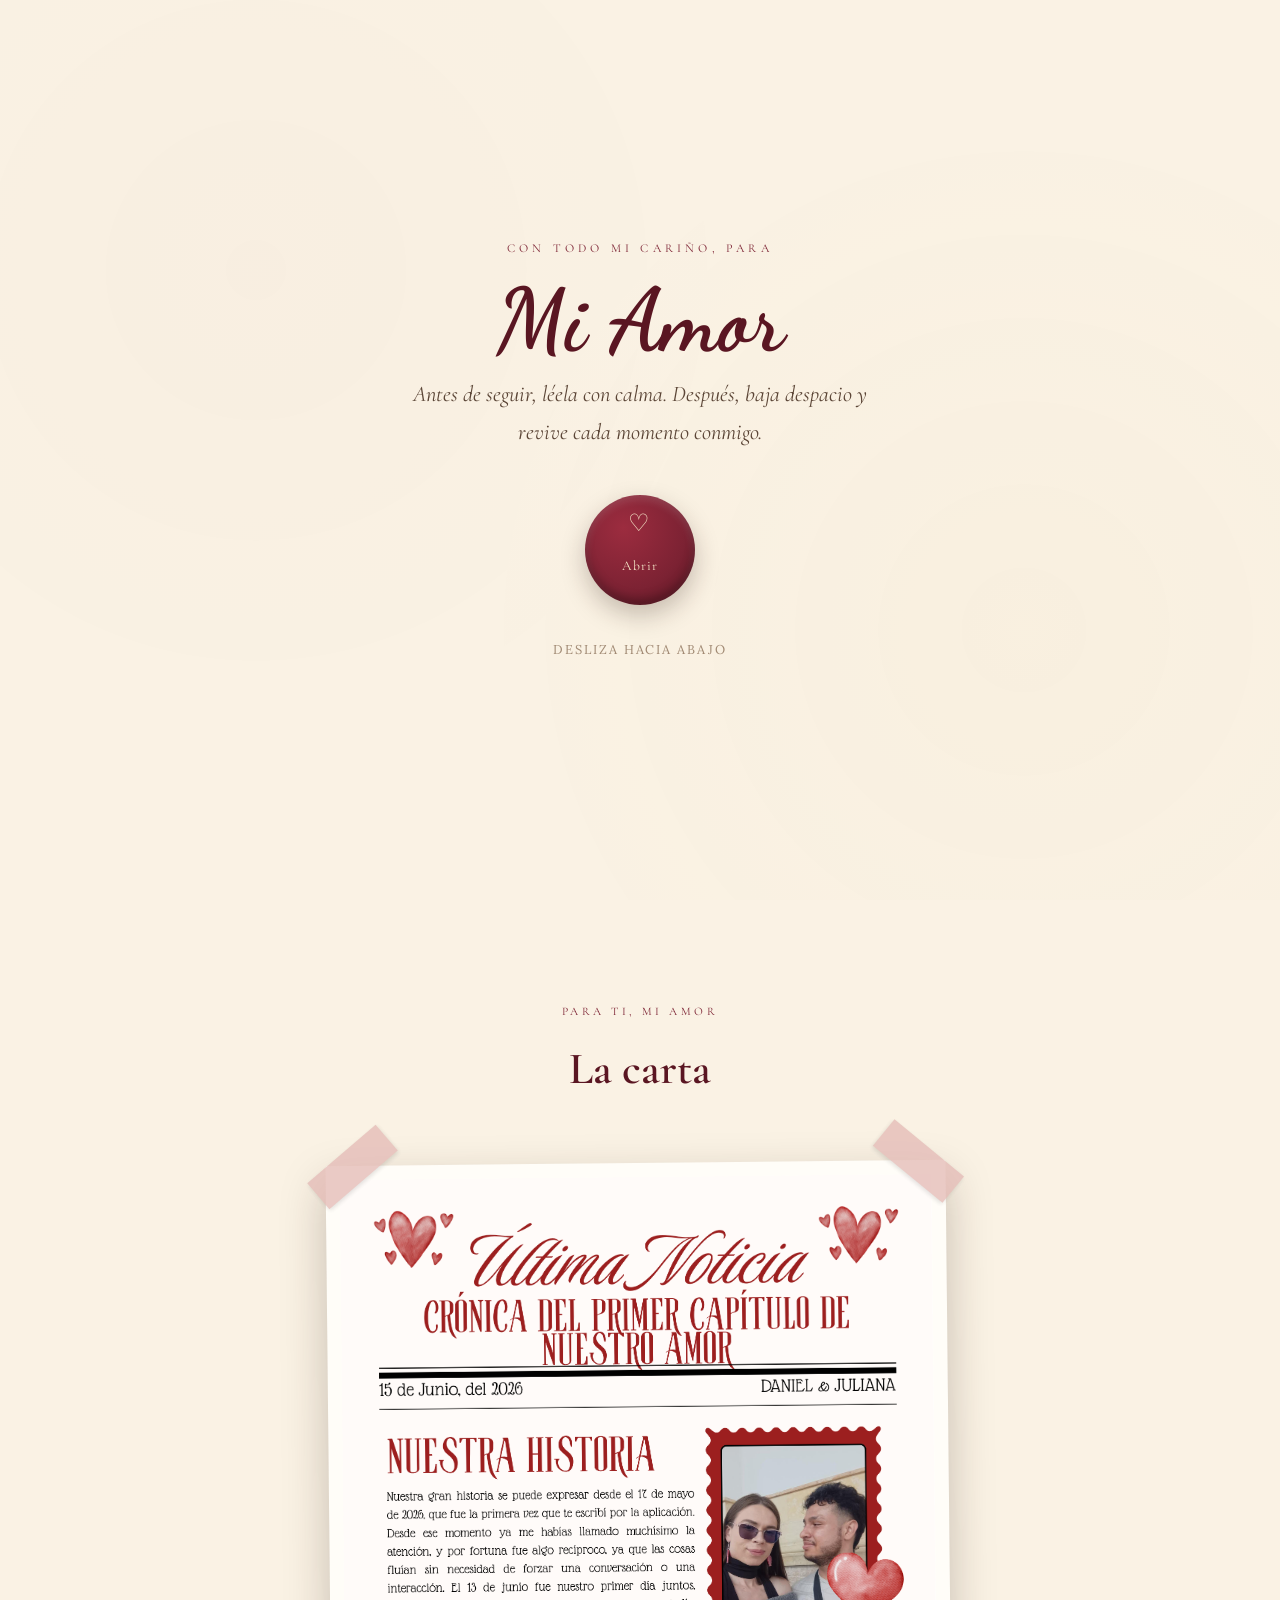
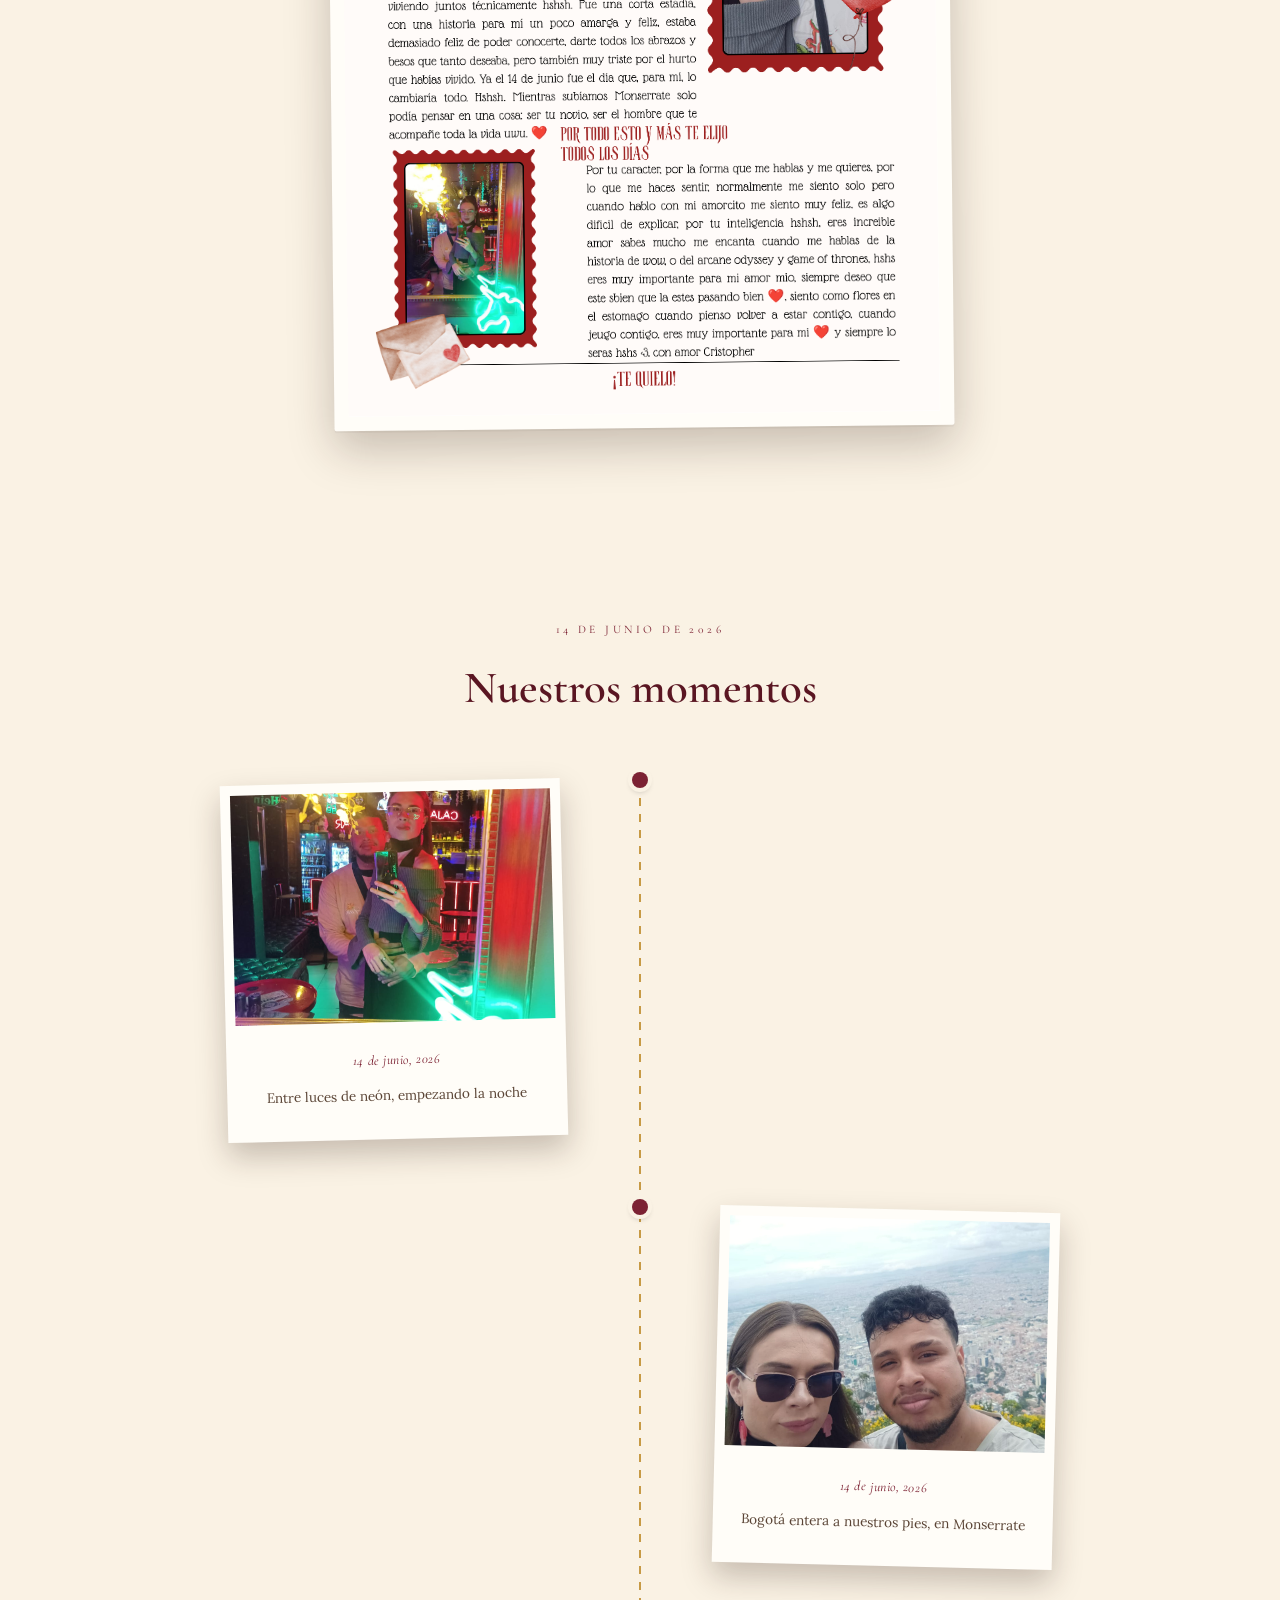
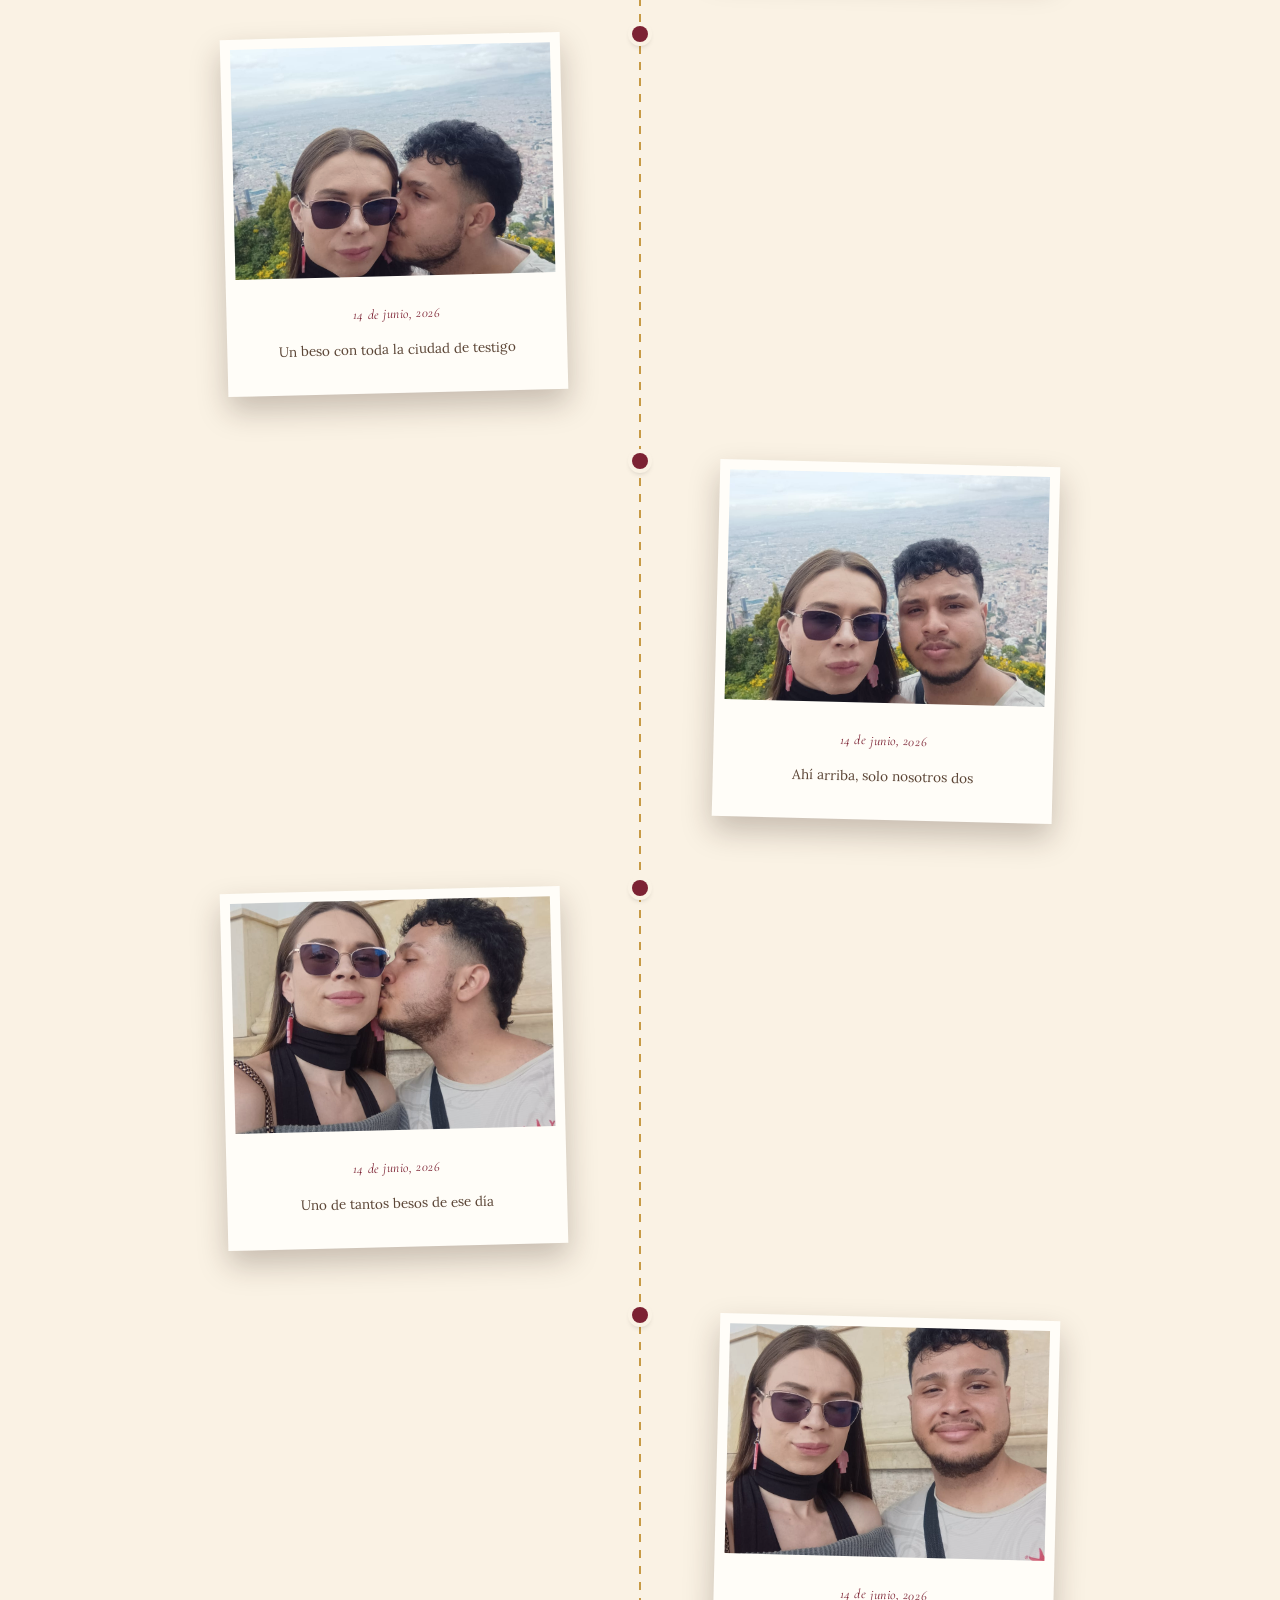
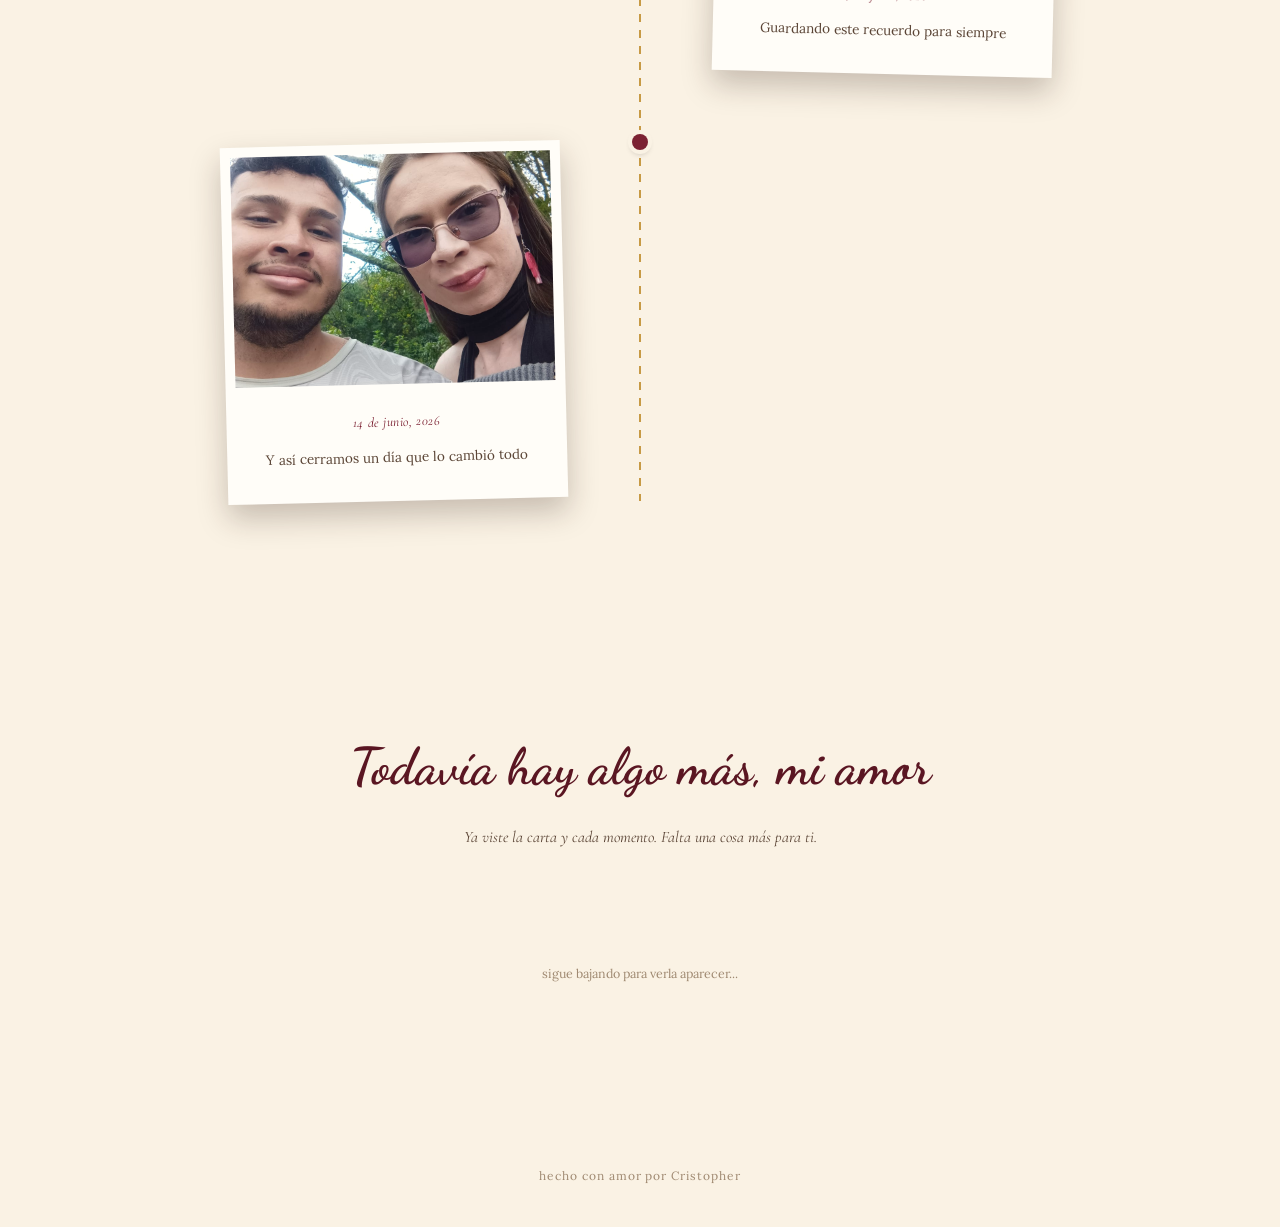
<file: index.html>
<!DOCTYPE html>
<html lang="es">
<head>
<meta charset="UTF-8">
<meta name="viewport" content="width=device-width, initial-scale=1.0">
<title>Para mi amor</title>
<meta name="description" content="Una carta y nuestros momentos, guardados para mi amor.">
<link rel="stylesheet" href="css/style.css">
</head>
<body>

  <header class="hero">
    <p class="hero__eyebrow">Con todo mi cariño, para</p>
    <h1 class="hero__title">Mi Amor</h1>
    <p class="hero__subtitle">Antes de seguir, léela con calma. Después, baja despacio y revive cada momento conmigo.</p>
    <button class="seal" id="openSeal" aria-label="Abrir la carta">
      <span>Abrir</span>
    </button>
    <p class="scroll-hint">desliza hacia abajo</p>
  </header>

  <main>
    <section class="letter" id="carta">
      <div class="container">
        <div class="section-head">
          <p class="section-head__eyebrow">Para ti, mi amor</p>
          <h2 class="section-head__title">La carta</h2>
        </div>
        <div class="letter__frame">
          <span class="tape tape--tl" aria-hidden="true"></span>
          <span class="tape tape--tr" aria-hidden="true"></span>
          <img src="images/carta.png" alt="Carta de amor escrita a mano">
        </div>
      </div>
    </section>

    <section class="timeline" id="momentos">
      <div class="container">
        <div class="section-head">
          <p class="section-head__eyebrow">14 de junio de 2026</p>
          <h2 class="section-head__title">Nuestros momentos</h2>
        </div>

        <div style="position:relative;">
          <div class="timeline__spine" aria-hidden="true"></div>
          <ul class="timeline__list" id="timelineList">
            <li class="moment"><span class="moment__pin"></span>
              <div class="moment__card">
                <img src="images/momento-01.jpg" alt="Selfie en el espejo del bar, entre luces de neón">
                <div class="moment__meta">
                  <p class="moment__date">14 de junio, 2026</p>
                  <p class="moment__caption">Entre luces de neón, empezando la noche</p>
                </div>
              </div>
            </li>
            <li class="moment"><span class="moment__pin"></span>
              <div class="moment__card">
                <img src="images/momento-02.jpg" alt="Los dos mirando Bogotá desde lo alto de Monserrate">
                <div class="moment__meta">
                  <p class="moment__date">14 de junio, 2026</p>
                  <p class="moment__caption">Bogotá entera a nuestros pies, en Monserrate</p>
                </div>
              </div>
            </li>
            <li class="moment"><span class="moment__pin"></span>
              <div class="moment__card">
                <img src="images/momento-03.jpg" alt="Un beso en la mejilla con la ciudad de fondo">
                <div class="moment__meta">
                  <p class="moment__date">14 de junio, 2026</p>
                  <p class="moment__caption">Un beso con toda la ciudad de testigo</p>
                </div>
              </div>
            </li>
            <li class="moment"><span class="moment__pin"></span>
              <div class="moment__card">
                <img src="images/momento-04.jpg" alt="Los dos juntos, sonriendo, en lo alto del cerro">
                <div class="moment__meta">
                  <p class="moment__date">14 de junio, 2026</p>
                  <p class="moment__caption">Ahí arriba, solo nosotros dos</p>
                </div>
              </div>
            </li>
            <li class="moment"><span class="moment__pin"></span>
              <div class="moment__card">
                <img src="images/momento-05.jpg" alt="Otro beso en la mejilla, ya en el santuario">
                <div class="moment__meta">
                  <p class="moment__date">14 de junio, 2026</p>
                  <p class="moment__caption">Uno de tantos besos de ese día</p>
                </div>
              </div>
            </li>
            <li class="moment"><span class="moment__pin"></span>
              <div class="moment__card">
                <img src="images/momento-06.jpg" alt="Los dos posando junto al santuario">
                <div class="moment__meta">
                  <p class="moment__date">14 de junio, 2026</p>
                  <p class="moment__caption">Guardando este recuerdo para siempre</p>
                </div>
              </div>
            </li>
            <li class="moment"><span class="moment__pin"></span>
              <div class="moment__card">
                <img src="images/momento-07.jpg" alt="Los dos entre los árboles, cerrando el día">
                <div class="moment__meta">
                  <p class="moment__date">14 de junio, 2026</p>
                  <p class="moment__caption">Y así cerramos un día que lo cambió todo</p>
                </div>
              </div>
            </li>
          </ul>
        </div>
      </div>
    </section>

    <section class="finale">
      <div class="container">
        <h2 class="finale__title">Todavía hay algo más, mi amor</h2>
        <p class="finale__text">Ya viste la carta y cada momento. Falta una cosa más para ti.</p>
        <a href="sorpresa.html" class="btn-primary" id="finaleBtn">Ver mi sorpresa →</a>
        <p class="finale__hint" id="finaleHint"></p>
      </div>
    </section>
  </main>

  <footer>hecho con amor por Cristopher</footer>

  <script src="js/script.js"></script>
</body>
</html>
</file>
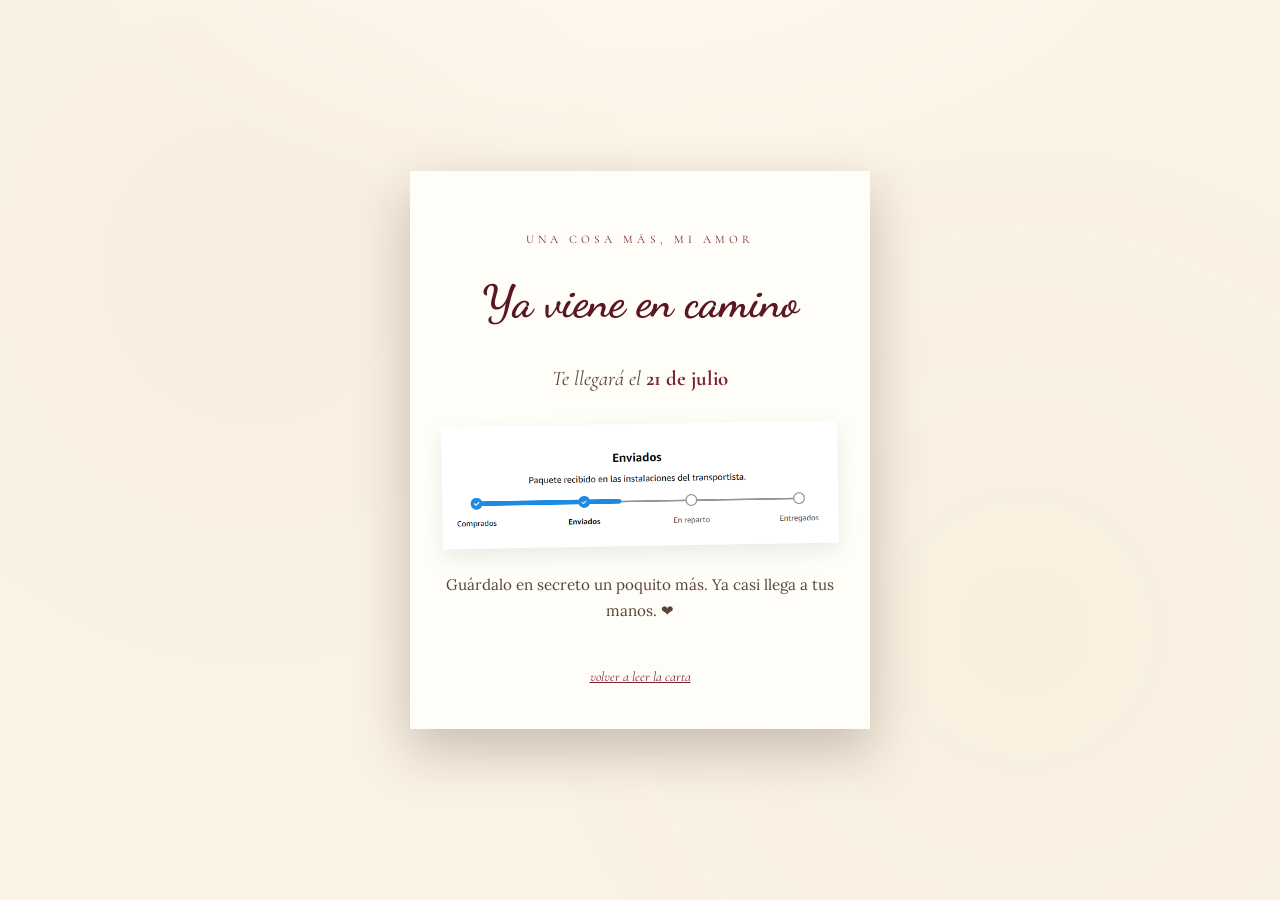
<file: sorpresa.html>
<!DOCTYPE html>
<html lang="es">
<head>
<meta charset="UTF-8">
<meta name="viewport" content="width=device-width, initial-scale=1.0">
<title>Sorpresa para mi amor</title>
<link rel="stylesheet" href="css/style.css">
<style>
  .surprise{
    min-height: 100svh;
    display:flex;
    align-items:center;
    justify-content:center;
    padding: 60px 24px;
  }
  .surprise__card{
    max-width: 460px;
    width:100%;
    text-align:center;
    background: var(--paper);
    padding: 48px 32px 40px;
    box-shadow: 0 20px 50px var(--shadow);
    position:relative;
  }
  .surprise__eyebrow{
    font-family:'Cormorant Garamond', serif;
    letter-spacing:.35em;
    text-transform:uppercase;
    font-size: 0.72rem;
    color: var(--burgundy);
    margin-bottom: 14px;
  }
  .surprise__title{
    font-family:'Dancing Script', cursive;
    font-size: clamp(2rem, 7vw, 2.8rem);
    color: var(--burgundy-dark);
    margin: 0 0 10px;
  }
  .surprise__date{
    font-family:'Cormorant Garamond', serif;
    font-style: italic;
    font-size: 1.3rem;
    color:#5b4536;
    margin-bottom: 28px;
  }
  .surprise__date strong{
    color: var(--burgundy);
    font-style: normal;
  }
  .surprise__img-wrap{
    background:#fff;
    padding: 18px 12px;
    box-shadow: 0 8px 22px rgba(0,0,0,0.08);
    margin-bottom: 26px;
    transform: rotate(-1deg);
  }
  .surprise__img-wrap img{
    width:100%;
    display:block;
  }
  .surprise__text{
    font-size: 0.95rem;
    color:#5b4536;
  }
  .back-home{
    display:inline-block;
    margin-top: 26px;
    font-family:'Cormorant Garamond', serif;
    font-style: italic;
    font-size: 0.85rem;
    color: var(--burgundy);
    text-decoration: underline;
  }
</style>
</head>
<body>

  <section class="surprise">
    <div class="surprise__card">
      <p class="surprise__eyebrow">Una cosa más, mi amor</p>
      <h1 class="surprise__title">Ya viene en camino</h1>
      <p class="surprise__date">Te llegará el <strong>21 de julio</strong></p>

      <div class="surprise__img-wrap">
        <img src="images/sorpresa-envio.png" alt="Estado del envío: paquete recibido en las instalaciones del transportista">
      </div>

      <p class="surprise__text">Guárdalo en secreto un poquito más. Ya casi llega a tus manos. ❤</p>

      <a href="index.html" class="back-home">volver a leer la carta</a>
    </div>
  </section>

</body>
</html>
</file>
<file: css/style.css>
@import url('https://fonts.googleapis.com/css2?family=Cormorant+Garamond:ital,wght@0,400;0,500;0,600;1,400&family=Dancing+Script:wght@500;700&family=Lora:ital,wght@0,400;0,500;1,400&display=swap');

:root{
  --cream: #FAF2E4;
  --paper: #FFFDF8;
  --ink: #2E1B14;
  --burgundy: #7C2233;
  --burgundy-dark: #5A1622;
  --gold: #C79A45;
  --rose-tape: #E3B9B4;
  --shadow: rgba(46, 27, 20, 0.25);
  --max-w: 880px;
}

*{ box-sizing: border-box; }

html{ scroll-behavior: smooth; }

@media (prefers-reduced-motion: reduce){
  html{ scroll-behavior: auto; }
  *{ animation-duration: 0.001ms !important; animation-iteration-count: 1 !important; transition-duration: 0.001ms !important; }
}

body{
  margin:0;
  background:
    radial-gradient(1200px 600px at 50% -10%, #fffaf0 0%, var(--cream) 55%),
    var(--cream);
  color: var(--ink);
  font-family: 'Lora', serif;
  line-height: 1.7;
  -webkit-font-smoothing: antialiased;
}

a{ color: inherit; }

.container{
  max-width: var(--max-w);
  margin: 0 auto;
  padding: 0 24px;
}

/* ---------- Textura de fondo tipo papel ---------- */
body::before{
  content:"";
  position: fixed;
  inset:0;
  pointer-events:none;
  z-index: 0;
  opacity: 0.5;
  background-image:
    radial-gradient(circle at 20% 30%, rgba(124,34,51,0.03) 0, transparent 40%),
    radial-gradient(circle at 80% 70%, rgba(199,154,69,0.05) 0, transparent 45%);
}

/* ---------- HERO ---------- */
.hero{
  min-height: 100svh;
  display:flex;
  flex-direction:column;
  align-items:center;
  justify-content:center;
  text-align:center;
  position: relative;
  padding: 40px 24px;
}

.hero__eyebrow{
  font-family:'Cormorant Garamond', serif;
  letter-spacing:.35em;
  text-transform:uppercase;
  font-size: 0.75rem;
  color: var(--burgundy);
  margin-bottom: 18px;
}

.hero__title{
  font-family:'Dancing Script', cursive;
  font-weight:700;
  font-size: clamp(2.8rem, 9vw, 5.5rem);
  color: var(--burgundy-dark);
  margin: 0 0 10px;
  line-height: 1;
}

.hero__subtitle{
  font-family:'Cormorant Garamond', serif;
  font-style: italic;
  font-size: clamp(1.1rem, 2.5vw, 1.4rem);
  color: #5b4536;
  max-width: 480px;
  margin: 0 0 44px;
}

/* Sello de cera */
.seal{
  --size: 110px;
  width: var(--size);
  height: var(--size);
  border-radius: 50%;
  border: none;
  cursor: pointer;
  background: radial-gradient(circle at 35% 30%, #9c2c3f, var(--burgundy) 60%, var(--burgundy-dark) 100%);
  box-shadow: 0 10px 24px var(--shadow), inset 0 -6px 10px rgba(0,0,0,0.25), inset 0 4px 8px rgba(255,255,255,0.15);
  color: #f6e6c8;
  font-family:'Cormorant Garamond', serif;
  font-size: 0.85rem;
  letter-spacing: .08em;
  display:flex;
  align-items:center;
  justify-content:center;
  position:relative;
  transition: transform .25s ease, box-shadow .25s ease;
  animation: floatSeal 4s ease-in-out infinite;
}
.seal:hover{ transform: scale(1.06); box-shadow: 0 14px 30px var(--shadow), inset 0 -6px 10px rgba(0,0,0,0.25); }
.seal:active{ transform: scale(0.97); }
.seal::before{
  content:"♡";
  position:absolute;
  top:14px;
  font-size: 1.5rem;
  color:#f6e6c8;
}
.seal span{ margin-top: 30px; }

@keyframes floatSeal{
  0%,100%{ transform: translateY(0); }
  50%{ transform: translateY(-6px); }
}

.scroll-hint{
  margin-top: 34px;
  font-size: 0.8rem;
  letter-spacing:.15em;
  text-transform:uppercase;
  color:#8a6f57;
  opacity: .8;
}

/* ---------- SECCIONES GENERALES ---------- */
section{
  position: relative;
  z-index: 1;
  padding: 90px 0;
}

.section-head{
  text-align:center;
  margin-bottom: 56px;
}

.section-head__eyebrow{
  font-family:'Cormorant Garamond', serif;
  letter-spacing:.3em;
  text-transform: uppercase;
  font-size: 0.72rem;
  color: var(--burgundy);
  margin-bottom: 10px;
}

.section-head__title{
  font-family:'Cormorant Garamond', serif;
  font-weight:600;
  font-size: clamp(2rem, 5vw, 2.8rem);
  color: var(--burgundy-dark);
  margin:0;
}

/* ---------- CARTA ---------- */
.letter{
  display:flex;
  justify-content:center;
}

.letter__frame{
  position: relative;
  max-width: 620px;
  width: 100%;
  background: var(--paper);
  padding: 14px;
  border-radius: 2px;
  box-shadow: 0 18px 45px var(--shadow), 0 2px 0 rgba(0,0,0,0.04);
  transform: rotate(-0.6deg);
}

.letter__frame img{
  display:block;
  width:100%;
  height:auto;
  border-radius: 1px;
}

.tape{
  position:absolute;
  width: 90px;
  height: 34px;
  background: var(--rose-tape);
  opacity: .75;
  box-shadow: 0 2px 4px rgba(0,0,0,0.15);
}
.tape--tl{ top:-16px; left: -18px; transform: rotate(-40deg); }
.tape--tr{ top:-16px; right: -18px; transform: rotate(40deg); }

/* ---------- TIMELINE ---------- */
.timeline{
  position:relative;
}

.timeline__spine{
  position:absolute;
  left:50%;
  top:0;
  bottom:0;
  width:2px;
  background: repeating-linear-gradient(to bottom, var(--gold) 0 8px, transparent 8px 16px);
  transform: translateX(-50%);
}

.timeline__list{
  list-style:none;
  margin:0;
  padding:0;
  display:flex;
  flex-direction:column;
  gap: 70px;
}

.moment{
  position:relative;
  width: 100%;
  display:flex;
}
.moment:nth-child(odd){ justify-content:flex-start; }
.moment:nth-child(even){ justify-content:flex-end; }

.moment__card{
  width: min(340px, 44vw);
  background: var(--paper);
  padding: 10px 10px 18px;
  box-shadow: 0 14px 30px var(--shadow);
  opacity: 0;
  transform: translateY(30px);
  transition: opacity .7s ease, transform .7s ease;
}
.moment:nth-child(odd) .moment__card{ transform: translateY(30px) rotate(-2deg); }
.moment:nth-child(even) .moment__card{ transform: translateY(30px) rotate(2deg); }
.moment.in-view .moment__card{ opacity:1; transform: translateY(0) rotate(var(--r,-1.2deg)); }
.moment:nth-child(odd).in-view .moment__card{ --r: -1.4deg; }
.moment:nth-child(even).in-view .moment__card{ --r: 1.4deg; }

.moment__card img{
  display:block;
  width:100%;
  height: 230px;
  object-fit: cover;
  filter: sepia(6%) saturate(105%);
}

.moment__meta{
  padding: 12px 6px 0;
  text-align:center;
}

.moment__date{
  font-family:'Cormorant Garamond', serif;
  font-style: italic;
  color: var(--burgundy);
  font-size: 0.85rem;
  letter-spacing:.04em;
}

.moment__caption{
  font-size: 0.85rem;
  color:#5b4536;
  margin-top:4px;
}

.moment__pin{
  position:absolute;
  top:-10px;
  left:50%;
  transform: translateX(-50%);
  width:16px; height:16px;
  border-radius:50%;
  background: var(--burgundy);
  box-shadow: 0 0 0 4px var(--cream), 0 3px 6px rgba(0,0,0,.3);
  z-index:2;
}

/* ---------- CIERRE / CTA ---------- */
.finale{
  text-align:center;
  padding-bottom: 140px;
}

.finale__title{
  font-family:'Dancing Script', cursive;
  font-size: clamp(2.2rem, 6vw, 3.2rem);
  color: var(--burgundy-dark);
  margin-bottom: 14px;
}

.finale__text{
  font-family:'Cormorant Garamond', serif;
  font-style: italic;
  color:#5b4536;
  max-width: 460px;
  margin: 0 auto 36px;
}

.btn-primary{
  display:inline-flex;
  align-items:center;
  gap:10px;
  background: var(--burgundy);
  color: #fbeedd;
  text-decoration:none;
  font-family:'Cormorant Garamond', serif;
  letter-spacing:.06em;
  text-transform:uppercase;
  font-size: 0.85rem;
  padding: 16px 34px;
  border-radius: 999px;
  box-shadow: 0 14px 28px var(--shadow);
  border: 1px solid rgba(255,255,255,0.15);
  transition: transform .2s ease, box-shadow .2s ease;
  opacity: 0;
  pointer-events:none;
  transform: translateY(14px);
}
.btn-primary.show{
  opacity: 1;
  pointer-events:auto;
  transform: translateY(0);
  transition: opacity .8s ease, transform .8s ease;
}
.btn-primary:hover{ transform: translateY(-3px); box-shadow: 0 18px 34px var(--shadow); }

.finale__hint{
  margin-top: 18px;
  font-size: 0.78rem;
  color:#a08a72;
  min-height: 1.2em;
}

footer{
  text-align:center;
  padding: 30px 0 40px;
  font-size: 0.75rem;
  color:#a08a72;
  letter-spacing:.08em;
}

/* ---------- RESPONSIVE ---------- */
@media (max-width: 640px){
  .moment__card{ width: 78vw; }
  .timeline__spine{ left: 18px; }
  .moment{ justify-content:flex-start !important; padding-left: 34px; }
  .moment__pin{ left: 18px; }
  .letter__frame{ margin: 0 8px; }
}

/* Foco visible para accesibilidad */
a:focus-visible, button:focus-visible{
  outline: 2px solid var(--gold);
  outline-offset: 3px;
}
</file>
